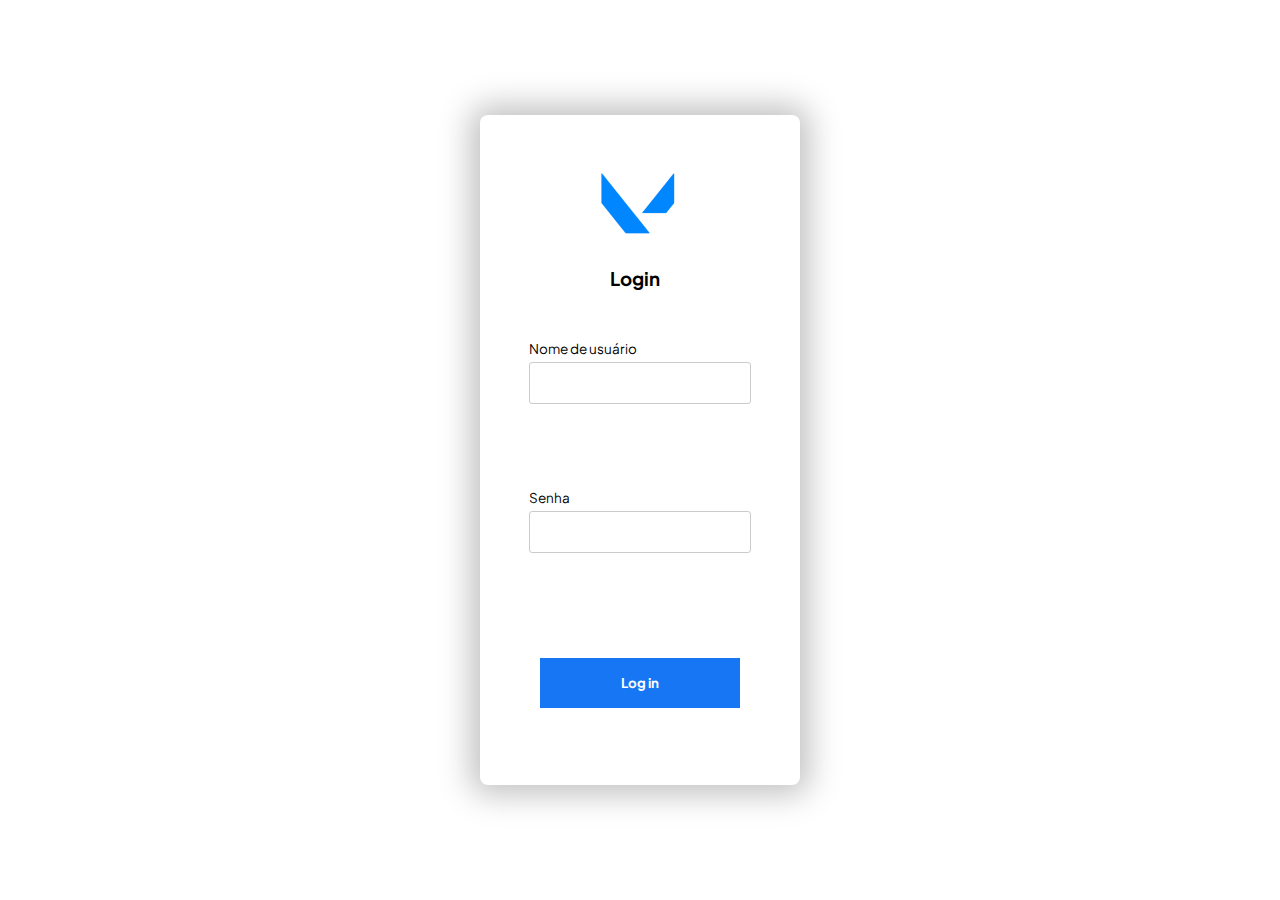
<file: Frontend/index.html>
<!DOCTYPE html>
<html lang="pt-br">
  <head>
    <meta charset="UTF-8" />
    <meta name="viewport" content="width=device-width, initial-scale=1.0" />
    <link rel="stylesheet" href="./css/login.css" />
    <title>MyVendors - Login</title>

    <link rel="icon" type="image/x-icon" href="./images/Logo.png" />
  </head>
  <body>
    <div class="login-container">
      <img class="login-logo" src="./images/Logo.png" />
      <h3>Login</h3>

      <form action="dashboard.html" class="login-form">
        <div>
          <p>Nome de usuário</p>
          <input type="text" class="login-input" />
        </div>

        <div>
          <p>Senha</p>
          <input type="password" class="login-input" />
        </div>
        <input type="submit" value="Log in" class="login-button" />
      </form>
    </div>
  </body>
</html>
</file>
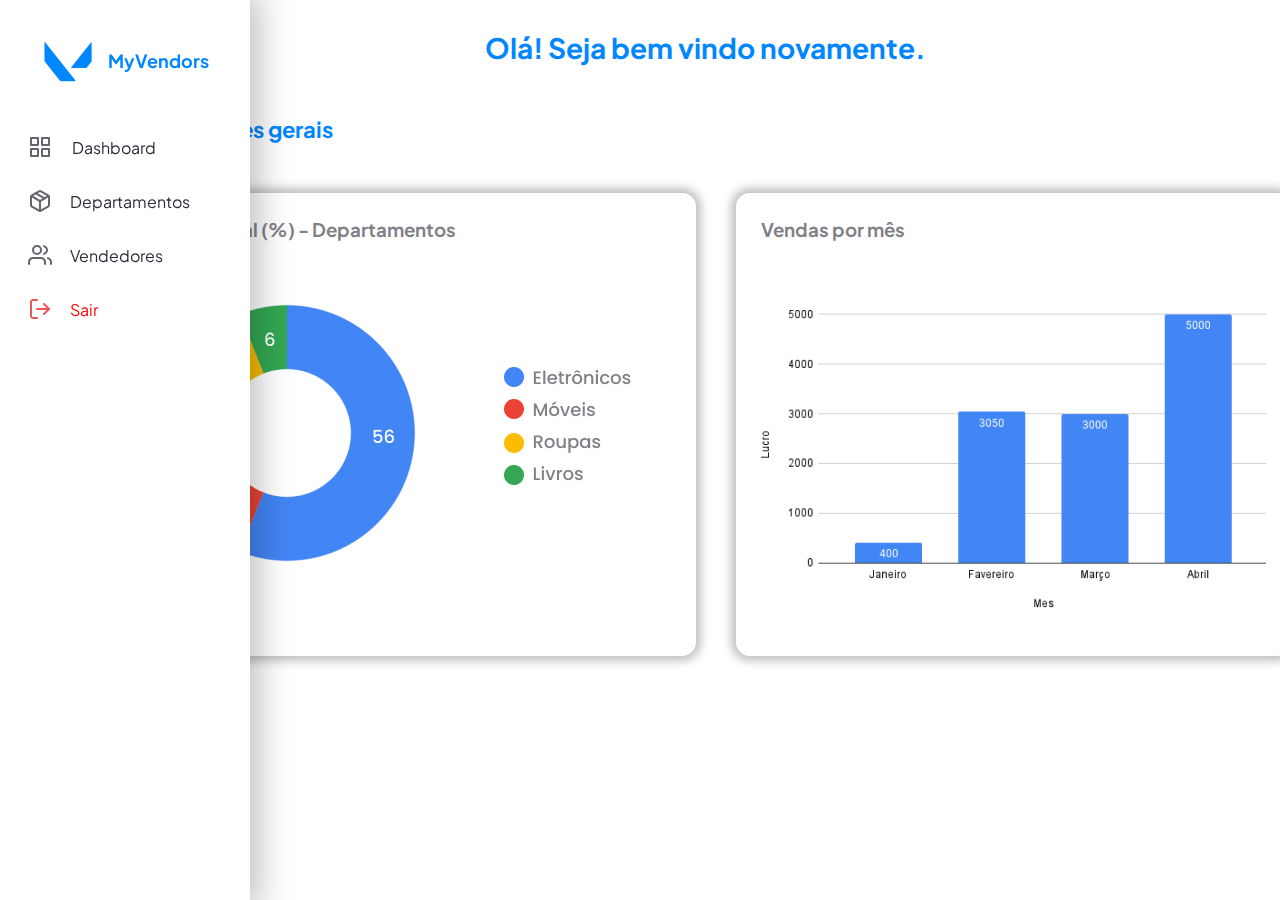
<file: Frontend/dashboard.html>
<!DOCTYPE html>
<html lang="pt-br">
  <head>
    <meta charset="UTF-8" />
    <meta http-equiv="X-UA-Compatible" content="IE=edge" />
    <meta name="viewport" content="width=device-width, initial-scale=1.0" />
    <link rel="stylesheet" href="./css/dashboard.css" />
    <title>MyVendors - Dashboard</title>

    <link rel="icon" type="image/x-icon" href="./images/Logo.png" />
  </head>
  <body>
    <nav class="navbar">
      <div class="navbar-logo-container">
        <img src="./images/Logo.png" />
        <span class="navbar-link-text logo-text">MyVendors</span>
      </div>
      <ul class="navbar-nav">
        <li class="navbar-item">
          <a href="#" class="navbar-link">
            <img src="./images/Dash.svg" />
            <span class="navbar-link-text">Dashboard</span>
          </a>
        </li>

        <li class="navbar-item">
          <a href="#" class="navbar-link">
            <img src="./images/Departament.svg" />
            <span class="navbar-link-text">Departamentos</span>
          </a>
        </li>

        <li class="navbar-item">
          <a href="#" class="navbar-link">
            <img src="./images/Vendors.svg" />
            <span class="navbar-link-text">Vendedores</span>
          </a>
        </li>

        <li class="navbar-item">
          <a href="#" class="navbar-link">
            <img src="./images/Exit.svg" />
            <span class="navbar-link-text">Sair</span>
          </a>
        </li>
      </ul>
    </nav>

    <div class="content">
      <div class="welcome">
        <h1>Olá! Seja bem vindo novamente.</h1>
      </div>

      <div class="dash">
        <h3>Informações gerais</h3>
      </div>

      <div class="graphics">
        <div class="graphics-item">
          <h3 class="graphics-title">Visão Geral (%) - Departamentos</h3>
          <img src="./images/GeneralVision.png" />
        </div>

        <div class="graphics-item">
          <h3 class="graphics-title">Vendas por mês</h3>
          <img src="./images/SalesPerMonth.png" />
        </div>
      </div>
    </div>
  </body>
</html>
</file>
<file: Frontend/css/login.css>
@import url('https://fonts.googleapis.com/css2?family=Plus+Jakarta+Sans:wght@400;600&display=swap');

* {
    margin: 0;
    padding: 0;
    font-family: "Plus Jakarta Sans";
}

body {
    display: flex;
    align-items: center;
    justify-content: center;
    height: 100vh;
}

.login-container {
    width: 20rem;
    height: 70vh;
    padding-top: 40px;
    border-radius: 8px;
    display: flex;
    align-items: center;
    flex-direction: column;
    background: #FFFFFF;
    box-shadow: 0px 0px 32px 9px rgba(0, 0, 0, 0.25);
}

.login-container h3 {
    margin: 20px 10px 0px 0px;
}

.login-form {
    display: flex;
    align-items: center;
    justify-content: space-around;
    height: 100%;
    flex-direction: column;
    padding-top: 8px;
    padding-bottom: 35px;
}

.login-form p {
    align-self: flex-start;
    font-size: 13.5px;
    margin-bottom: 5px;
}

.login-input {
    height: 40px;
    width: 200px;
    padding-left: 20px;
    border-radius: 3px;
    border: 1px solid #cbcbcc;
}

.login-input:focus{
    outline: 1px solid #1676F3;     /* oranges! yey */
}

.login-button {
    background-color: #1676F3;
    color: #fff;
    font-weight: bold;
    border: 0px;
    width: 200px;
    height: 50px;
    margin-top: 20px;
}
</file>
<file: Frontend/css/dashboard.css>
@import url('https://fonts.googleapis.com/css2?family=Plus+Jakarta+Sans:wght@400;600&display=swap');

* {
    margin: 0;
    padding: 0;
    font-family: "Plus Jakarta Sans";
}

.navbar {
    position: fixed;
    height: 100vh;
    background-color: #FFF;
    width: 80px;
    transition: width 1s ease-in-out;
    box-shadow: 0px 0px 32px 9px rgba(0, 0, 0, 0.25);
}

.navbar-nav {
    list-style: none;
}

.navbar-link-text {
    display: none;
}

.navbar-item:last-child .navbar-link-text {
    color: red;
}

.navbar-logo-container {
    display: flex;
    align-items: center;
    justify-content: center;
    margin: 30px 0px;
}

.navbar-logo-container img {
    height: 60px;
    left: -2;
}

.logo-text {
    padding-left: 10px;
    font-weight: bold;
    font-size: 18px;
    color: #0087FF;
}

.navbar-item:hover {
    background-color: #eeeeee;
    opacity: 0.8;
}

.navbar-item {
    padding: 0px 20px;
}

.navbar-link {
    text-decoration: none;
    color: #2A2D37;
    display: flex;
    align-items: center;
    padding: 10px 0px;
}

.navbar-link img {
    padding-right: 10px;
}

.navbar:hover {
    width: 250px;
    transition: width 1s ease-in-out;
}

.navbar:hover .navbar-link-text {
    display: inline-block;
}

.content {
    margin-left: 130px;
}

.welcome {
    padding-top: 30px;
}

.welcome h1 {
    text-align: center;
    font-weight: bold;
    font-size: 28px;
    color: #0087FF;
}

.dash {
    margin-top: 50px;
}

.dash h3 {
    color: #0087FF;
    font-weight: bold;
    font-size: 22px;
}

.graphics {
    margin: 50px 30px 0px 0px;
    display: grid;
    grid-template-columns: auto auto;
    column-gap: 40px;
}

.graphics-item {
    box-shadow: 0px 0px 10px 5px rgba(0, 0, 0, 0.25);
    border-radius: 14px;
    padding: 25px;
}

.graphics-title {
    margin-bottom: 30px;
    color: rgba(42, 45, 55, 0.6);
}

.graphics-item img {
    align-self: center;
    justify-self: center;
    padding-top: 20px;
}
</file>
